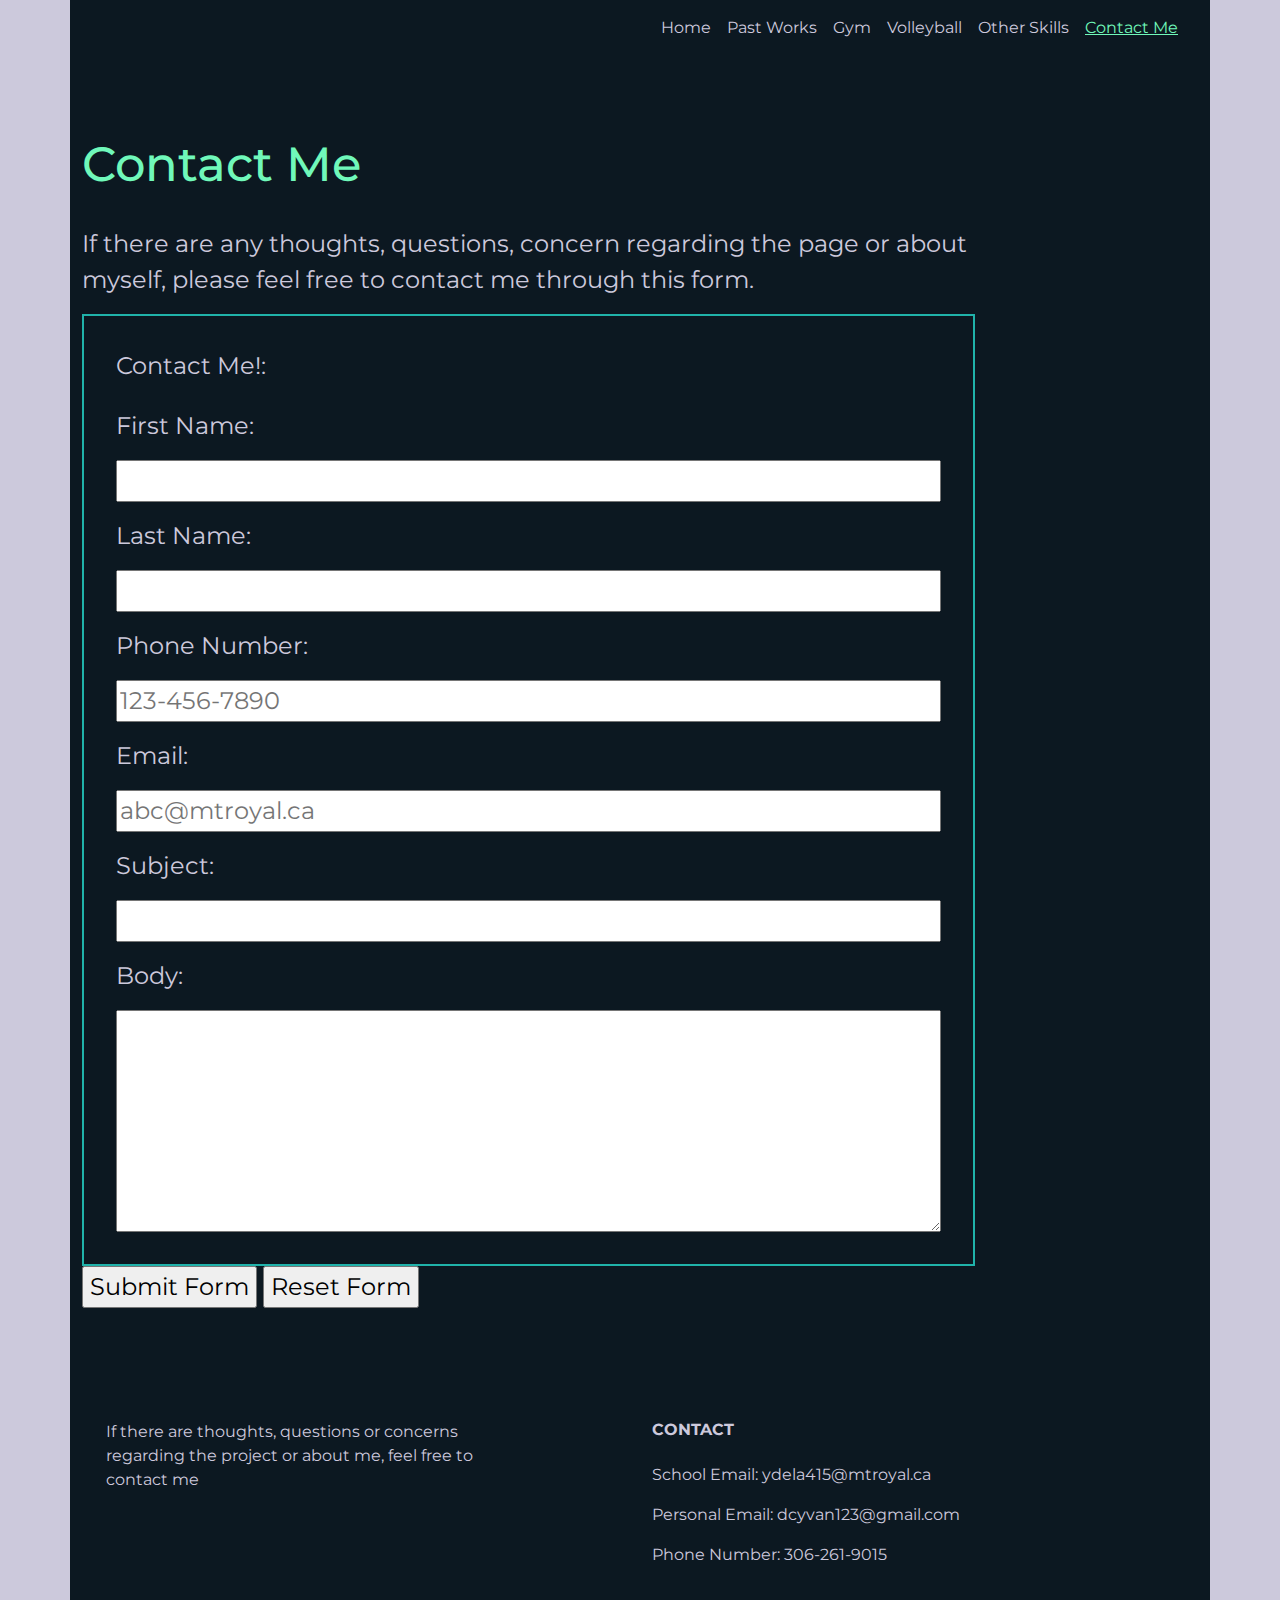
<file: contact.html>
<!DOCTYPE html>
<html lang="en">


<head>
    <meta charset="UTF-8">
    <meta name="viewport" content="width=device-width, initial-scale=1.0">
    <meta name="author" content="Yvan Dela Cruz">
    <meta name="description" content="Form to contact the author">



    <!--Bootstrap link-->
    <link href="https://cdn.jsdelivr.net/npm/bootstrap@5.3.3/dist/css/bootstrap.min.css" rel="stylesheet"
        integrity="sha384-QWTKZyjpPEjISv5WaRU9OFeRpok6YctnYmDr5pNlyT2bRjXh0JMhjY6hW+ALEwIH" crossorigin="anonymous">

    <!-- Stylesheets -->
    <link rel="stylesheet" href="css/normalize.css">
    <link rel="stylesheet" href="css/style.css">
    <link rel="stylesheet" href="css/contactStyle.css">
    <!--Font link-->
    <link rel="preconnect" href="https://fonts.googleapis.com">
    <link rel="preconnect" href="https://fonts.gstatic.com" crossorigin>
    <link href="https://fonts.googleapis.com/css2?family=Montserrat:ital,wght@0,100..900;1,100..900&display=swap"
        rel="stylesheet">

    <title>Assignment 3 | Contact Page</title>


</head>

<body>

    <!-- Navbar -->
    <div class="container">
        <nav class="navbar navbar-expand-lg navbarCustom">
            <div class="container-fluid">
                <!-- Navbar toggle button for mobile -->
                <button class="navbar-toggler" type="button" data-bs-toggle="collapse" data-bs-target="#navbarNav"
                    aria-controls="navbarNav" aria-expanded="false" aria-label="Toggle navigation">
                    <span class="navbar-toggler-icon"></span>
                </button>

                <div class="collapse navbar-collapse justify-content-end" id="navbarNav">
                    <ul class="navbar-nav">
                        <li class="nav-item">
                            <a class="nav-link" href="index.html">Home</a>
                        </li>
                        <li class="nav-item">
                            <a class="nav-link" href="pastWork.html">Past Works</a>
                        </li>
                        <li class="nav-item">
                            <a class="nav-link" href="gym.html">Gym</a>
                        </li>
                        <li class="nav-item">
                            <a class="nav-link" href="vball.html">Volleyball</a>
                        </li>
                        <li class="nav-item">
                            <a class="nav-link" href="hobby.html">Other Skills</a>
                        </li>
                        <li class="nav-item">
                            <a class="nav-link active" href="#">Contact Me</a>
                        </li>
                    </ul>
                </div>
            </div>
        </nav>
        <div class="container descriptionContainer">
            <h1 class="highlight">Contact Me</h1>
            <p class="description">
                If there are any thoughts, questions, concern regarding the page or
                about myself, please feel free to contact me through this form. 
            </p>

            <div class="row">
                <div class="formContainer">
                    <form id="contactInfo" method="post" action="mailto:ydela415@mtroyal.ca">
                        <fieldset>
                            <legend>Contact Me!:</legend>
        
                            <label for="firstName">First Name: </label>
                            <input type="text" size="30" maxlength="35" id="firstName" name="firstName" required>
        
        
                            <label for="lastName">Last Name: </label>
                            <input type="text" size="30" maxlength="35" id="lastName" name="lastName" required>
        
                            <label for="phoneNumber">Phone Number: </label>
                            <input type="tel" pattern="[0-9]{3}[0-9]{3}[0-9]{4}" id="phoneNumber" name="phoneNumber"
                                placeholder="123-456-7890" required>
        
                            <label for="email">Email: </label>
                            <input type="email" pattern="[a-z0-9._%+\-]+@mtroyal\.ca$" id="email" name="email"
                                placeholder="abc@mtroyal.ca" required>
        
        
                            <label for="subject">Subject: </label>
                            <input type="text" id="subject" name="subject" size="50" maxlength="75" required>
        
                            <label for="body">Body: </label>
                            <textarea id="body" name="body" cols="50" rows="6" required></textarea>
        
                        </fieldset>
                        <input type="submit" value="Submit Form">
                        <input type="reset" value="Reset Form">
        
                    </form>
        
                </div>
            </div>

        </div>

        <!-- Footer -->
        <footer class="footerContainer">
            <section>
                <div class="container text-center text-md-start mt-5 p-4">
                    <div class="row mt-3">
                        <div class="col-6 mx-auto mb-4">
                            <p>
                                If there are thoughts, questions or concerns regarding the project
                                or about me, feel free to contact me
                            </p>
                        </div>

                        <div class="col-6 mb-4">
                            <h6 class="text-uppercase fw-bold mb-4">Contact</h6>
                            <p> School Email: ydela415@mtroyal.ca </p>
                            <p> Personal Email: dcyvan123@gmail.com </p>
                            <p> Phone Number: 306-261-9015</p>
                        </div>

                    </div>

                </div>
            </section>
        </footer>
    </div>
















    <script src="https://cdn.jsdelivr.net/npm/bootstrap@5.3.3/dist/js/bootstrap.bundle.min.js"
        integrity="sha384-YvpcrYf0tY3lHB60NNkmXc5s9fDVZLESaAA55NDzOxhy9GkcIdslK1eN7N6jIeHz"
        crossorigin="anonymous"></script>
</body>


</html>
</file>
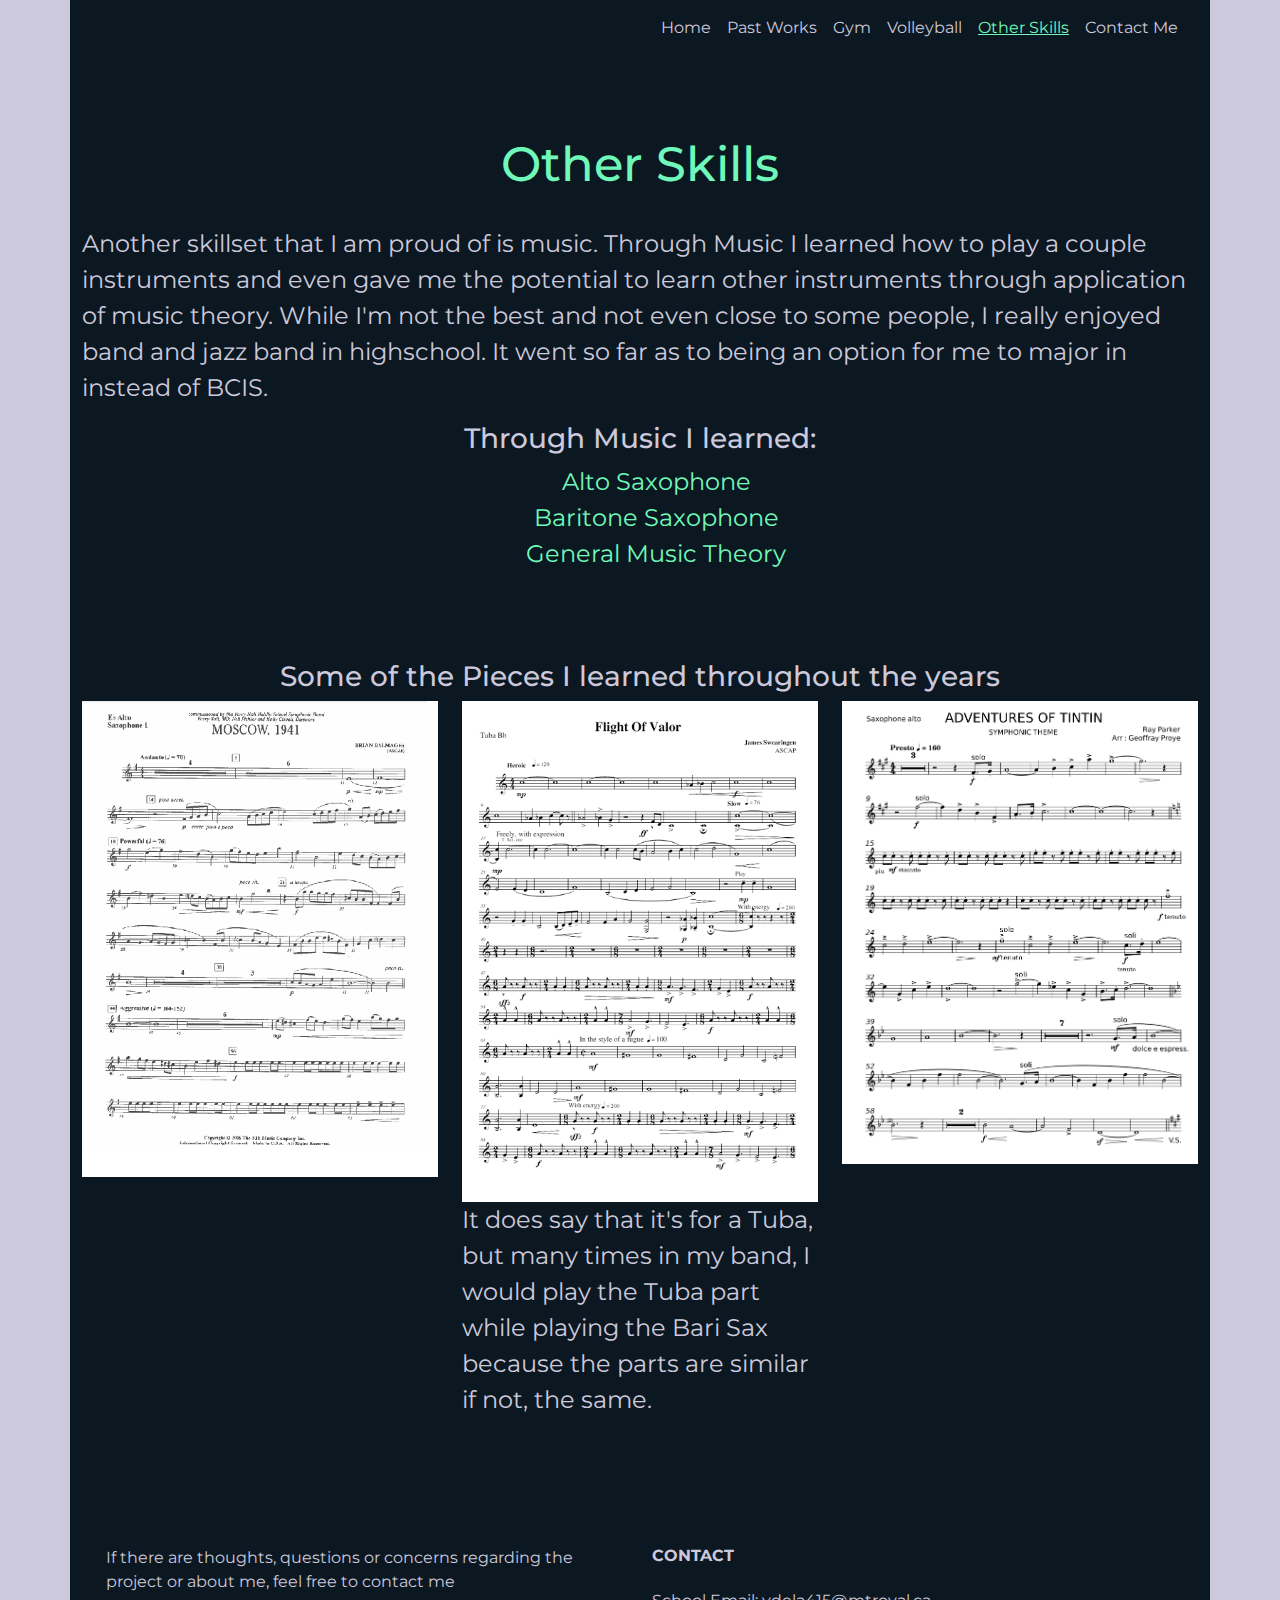
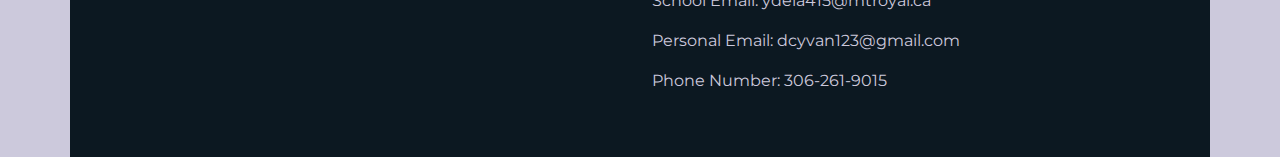
<file: hobby.html>
<!DOCTYPE html>
<html lang="en">


<head>
    <meta charset="UTF-8">
    <meta name="viewport" content="width=device-width, initial-scale=1.0">
    <meta name="author" content="Yvan Dela Cruz">
    <meta name="description" content="Information on music as a hobby and skills gained from music">



    <!--Bootstrap link-->
    <link href="https://cdn.jsdelivr.net/npm/bootstrap@5.3.3/dist/css/bootstrap.min.css" rel="stylesheet"
        integrity="sha384-QWTKZyjpPEjISv5WaRU9OFeRpok6YctnYmDr5pNlyT2bRjXh0JMhjY6hW+ALEwIH" crossorigin="anonymous">

    <!-- Stylesheets -->
    <link rel="stylesheet" href="css/normalize.css">
    <link rel="stylesheet" href="css/style.css">
    <link rel="stylesheet" href="css/hobbyStyle.css">
    <!--Font link-->
    <link rel="preconnect" href="https://fonts.googleapis.com">
    <link rel="preconnect" href="https://fonts.gstatic.com" crossorigin>
    <link href="https://fonts.googleapis.com/css2?family=Montserrat:ital,wght@0,100..900;1,100..900&display=swap"
        rel="stylesheet">

    <title>Assignment 3 | Hobbies</title>


</head>

<body>

    <!-- Navbar -->
    <div class="container">
        <nav class="navbar navbar-expand-lg navbarCustom">
            <div class="container-fluid">
                <!-- Navbar toggle button for mobile -->
                <button class="navbar-toggler" type="button" data-bs-toggle="collapse" data-bs-target="#navbarNav"
                    aria-controls="navbarNav" aria-expanded="false" aria-label="Toggle navigation">
                    <span class="navbar-toggler-icon"></span>
                </button>

                <div class="collapse navbar-collapse justify-content-end" id="navbarNav">
                    <ul class="navbar-nav">
                        <li class="nav-item">
                            <a class="nav-link" href="index.html">Home</a>
                        </li>
                        <li class="nav-item">
                            <a class="nav-link" href="pastWork.html">Past Works</a>
                        </li>
                        <li class="nav-item">
                            <a class="nav-link" href="gym.html">Gym</a>
                        </li>
                        <li class="nav-item">
                            <a class="nav-link" href="vball.html">Volleyball</a>
                        </li>
                        <li class="nav-item">
                            <a class="nav-link active" href="#">Other Skills</a>
                        </li>
                        <li class="nav-item">
                            <a class="nav-link" href="contact.html">Contact Me</a>
                        </li>
                    </ul>
                </div>
            </div>
        </nav>

        <div class="container descriptionContainer">
            <h1 class="highlight">
                Other Skills
            </h1>
            <p class="description">
                Another skillset that I am proud of is music. Through Music I learned
                how to play a couple instruments and even gave me the potential to learn
                other instruments through application of music theory. While I'm not the best
                and not even close to some people, I really enjoyed band and jazz band in highschool.
                It went so far as to being an option for me to major in instead of BCIS.

            </p>
            <h3>Through Music I learned: </h3>
            <ul class="highlight">
                <li>Alto Saxophone</li>
                <li>Baritone Saxophone</li>
                <li>General Music Theory</li>
            </ul>

        </div>

        <div class="container descriptionContainer">
            <h3>Some of the Pieces I learned throughout the years</h3>
            <div class="row">
                <div class="col-lg-4 col-md-12">
                    <img src="rsc/moscow.png" alt="music sheet of Moscow by Brian Balmages">
                </div>

                <div class="col-lg-4">
                    <img src="rsc/flightofValor.png" alt="music sheet of Flight of Valor by James Swearingan">
                <p>
                    It does say that it's for a Tuba, but many times in my band, I would
                    play the Tuba part while playing the Bari Sax because the parts are similar if 
                    not, the same. 
                </p>
                </div>

                <div class="col-lg-4">
                    <img src="rsc/adventuresoftintin.png"
                        alt="music sheet of Adventures of Tin Tin by Ray Parker. Arranged by Geoffray Proye">
                </div>
            </div>

        </div>


        <!-- Footer -->
        <footer class="footerContainer">
            <section>
                <div class="container text-center text-md-start mt-5 p-4">
                    <div class="row mt-3">
                        <div class="col-6 mx-auto mb-4">
                            <p>
                                If there are thoughts, questions or concerns regarding the project
                                or about me, feel free to contact me
                            </p>
                        </div>

                        <div class="col-6 mb-4">
                            <h6 class="text-uppercase fw-bold mb-4">Contact</h6>
                            <p> School Email: ydela415@mtroyal.ca </p>
                            <p> Personal Email: dcyvan123@gmail.com </p>
                            <p> Phone Number: 306-261-9015</p>
                        </div>

                    </div>

                </div>
            </section>
        </footer>
    </div>
















    <script src="https://cdn.jsdelivr.net/npm/bootstrap@5.3.3/dist/js/bootstrap.bundle.min.js"
        integrity="sha384-YvpcrYf0tY3lHB60NNkmXc5s9fDVZLESaAA55NDzOxhy9GkcIdslK1eN7N6jIeHz"
        crossorigin="anonymous"></script>
</body>


</html>
</file>
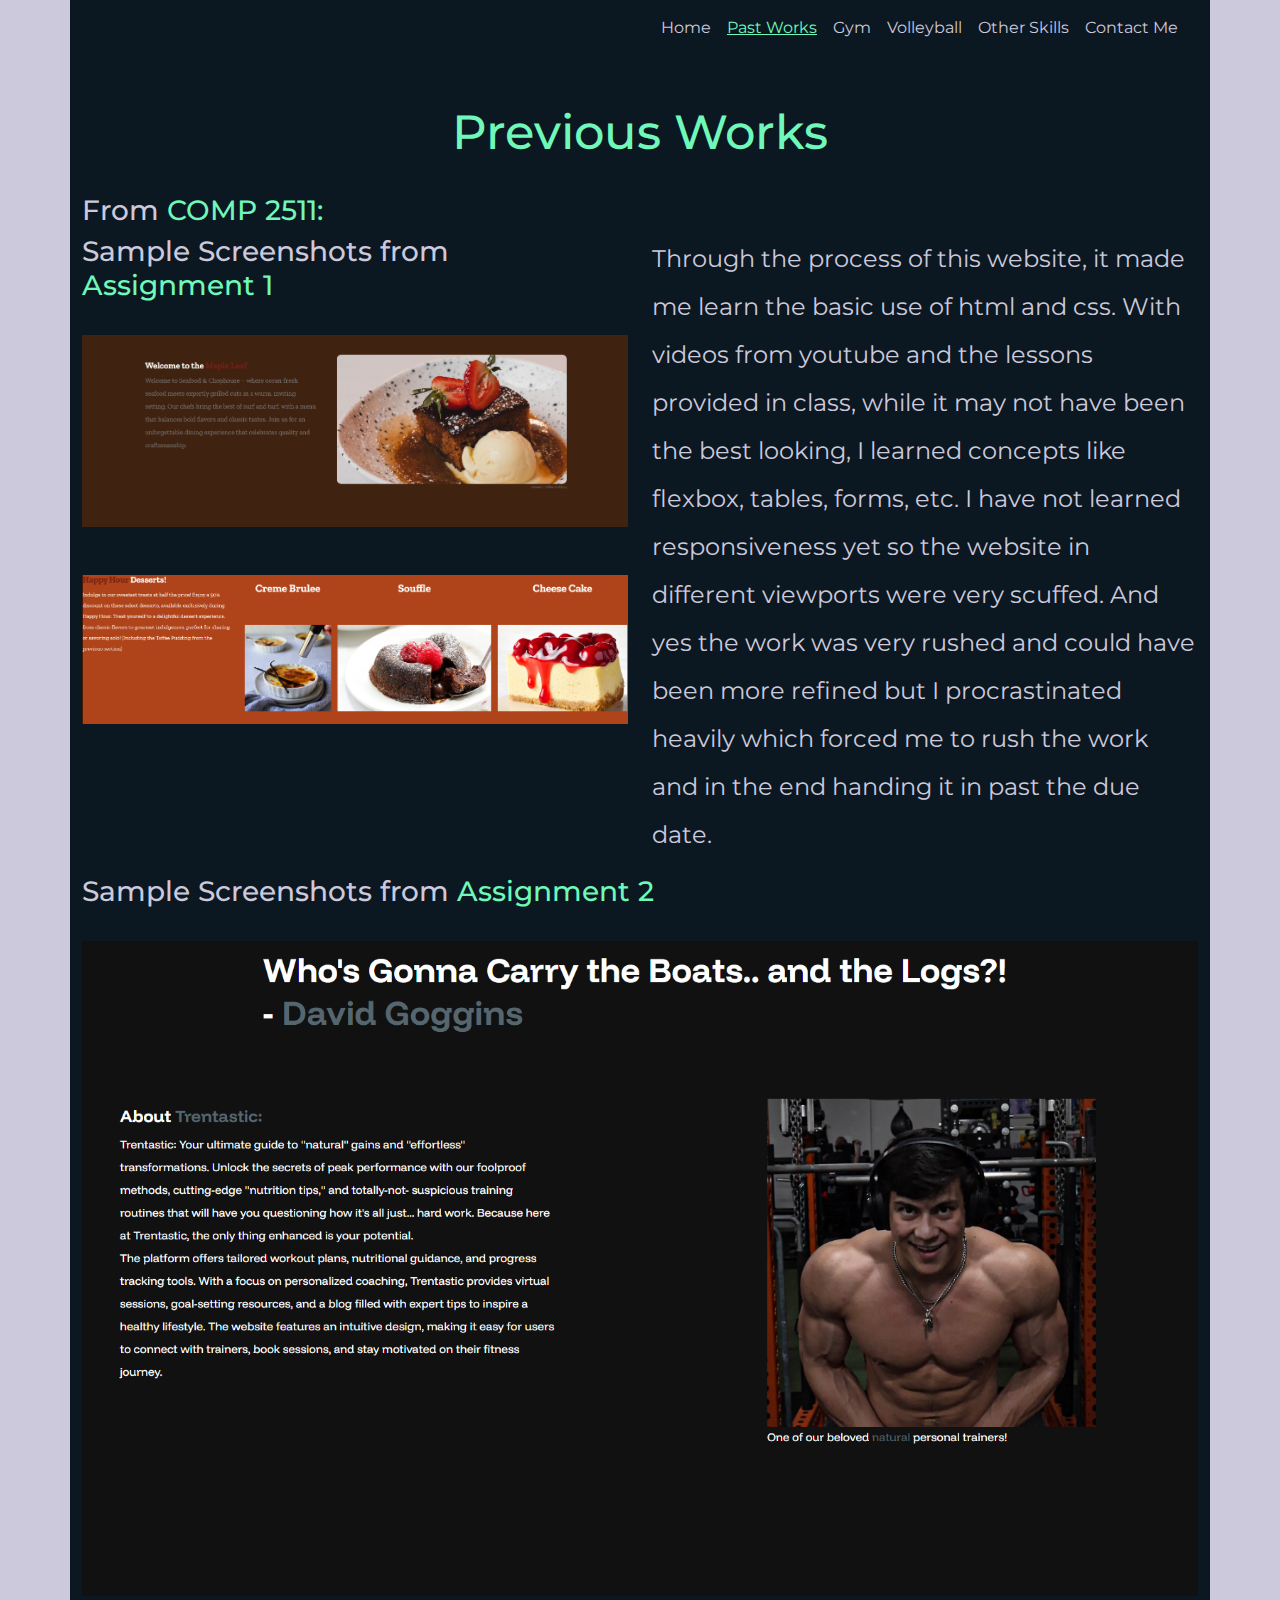
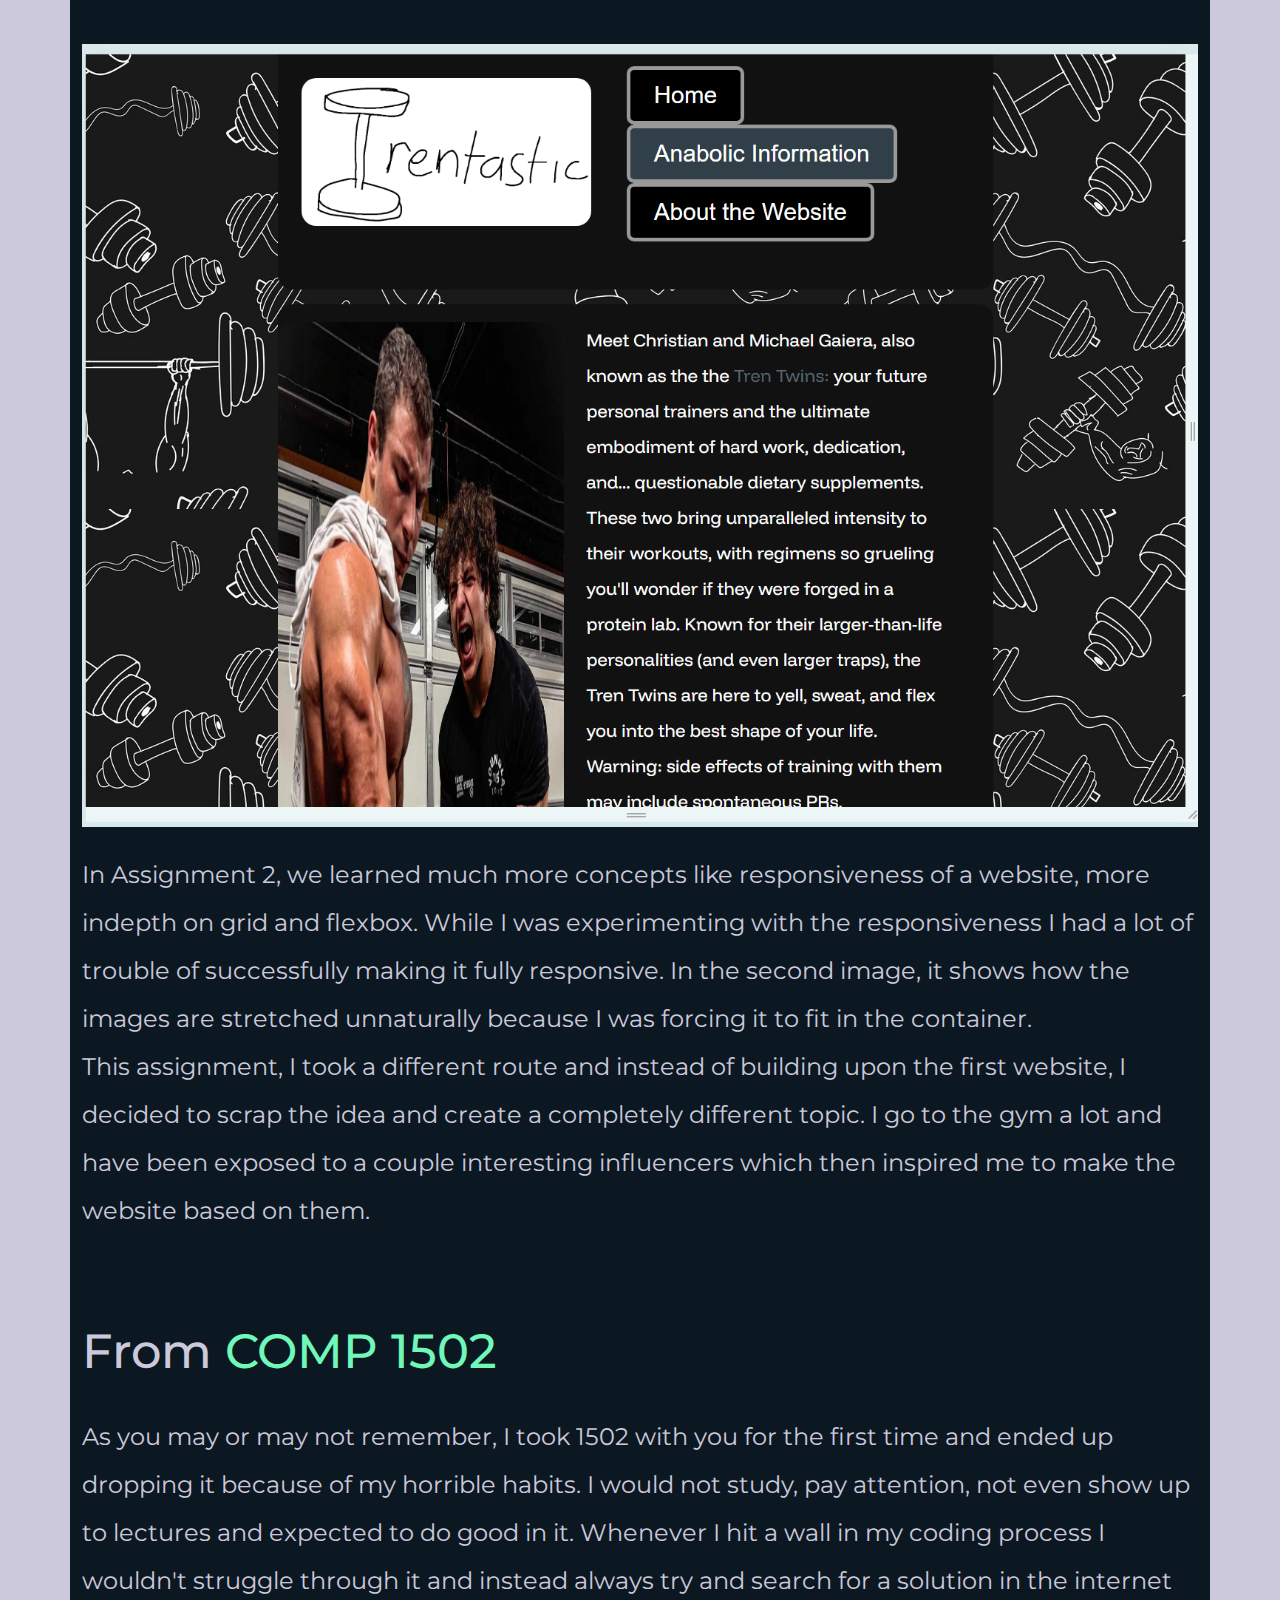
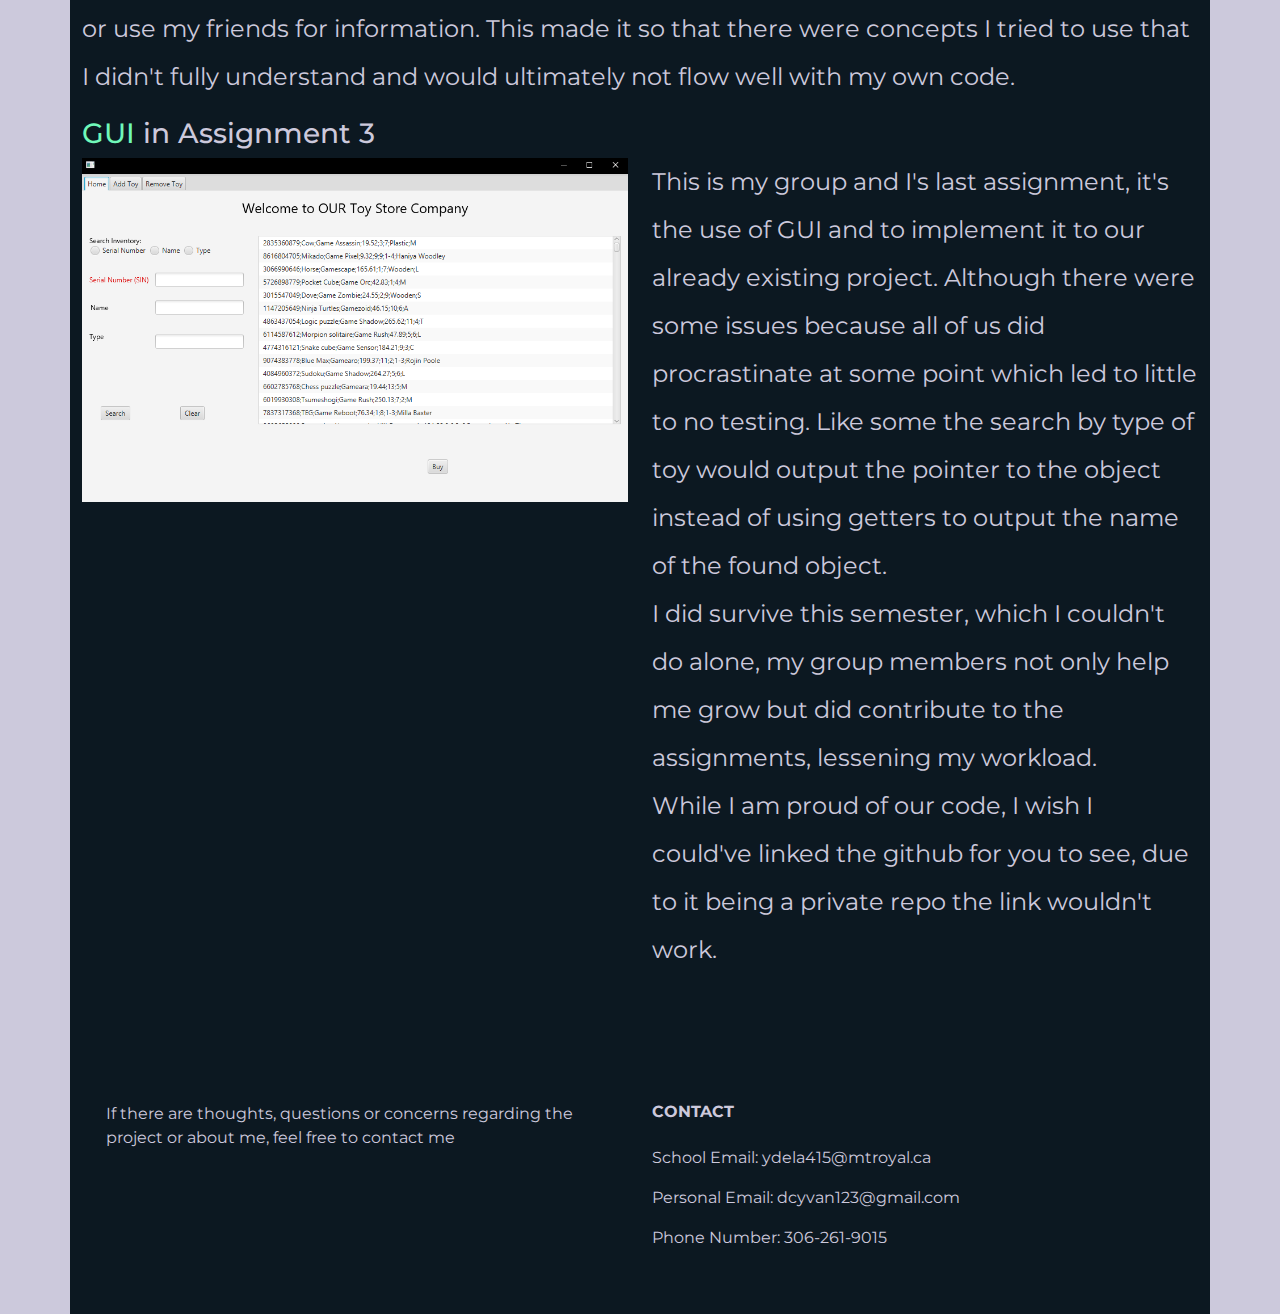
<file: pastWork.html>
<!DOCTYPE html>
<html lang="en">


<head>
    <meta charset="UTF-8">
    <meta name="viewport" content="width=device-width, initial-scale=1.0">
    <meta name="author" content="Yvan Dela Cruz">
    <meta name="description" content="Previous coding projects">



    <!--Bootstrap link-->
    <link href="https://cdn.jsdelivr.net/npm/bootstrap@5.3.3/dist/css/bootstrap.min.css" rel="stylesheet"
        integrity="sha384-QWTKZyjpPEjISv5WaRU9OFeRpok6YctnYmDr5pNlyT2bRjXh0JMhjY6hW+ALEwIH" crossorigin="anonymous">

    <!-- Stylesheets -->
    <link rel="stylesheet" href="css/normalize.css">
    <link rel="stylesheet" href="css/style.css">
    <link rel="stylesheet" href="css/pastWorkStyle.css">
    <!--Font link-->
    <link rel="preconnect" href="https://fonts.googleapis.com">
    <link rel="preconnect" href="https://fonts.gstatic.com" crossorigin>
    <link href="https://fonts.googleapis.com/css2?family=Montserrat:ital,wght@0,100..900;1,100..900&display=swap"
        rel="stylesheet">

    <title>Assignment 3 | Past Works</title>


</head>

<body>

    <!-- Navbar -->
    <div class="container">
        <nav class="navbar navbar-expand-lg navbarCustom">
            <div class="container-fluid">
                <!-- Navbar toggle button for mobile -->
                <button class="navbar-toggler" type="button" data-bs-toggle="collapse" data-bs-target="#navbarNav"
                    aria-controls="navbarNav" aria-expanded="false" aria-label="Toggle navigation">
                    <span class="navbar-toggler-icon"></span>
                </button>

                <div class="collapse navbar-collapse justify-content-end" id="navbarNav">
                    <ul class="navbar-nav">
                        <li class="nav-item">
                            <a class="nav-link" href="index.html">Home</a>
                        </li>
                        <li class="nav-item">
                            <a class="nav-link active" href="#">Past Works</a>
                        </li>
                        <li class="nav-item">
                            <a class="nav-link" href="gym.html">Gym</a>
                        </li>
                        <li class="nav-item">
                            <a class="nav-link" href="vball.html">Volleyball</a>
                        </li>
                        <li class="nav-item">
                            <a class="nav-link" href="hobby.html">Other Skills</a>
                        </li>
                        <li class="nav-item">
                            <a class="nav-link" href="contact.html">Contact Me</a>
                        </li>
                    </ul>
                </div>
            </div>
        </nav>

        <div class="container-fluid descriptionContainer">
            <div class="row">
                <h1 class="text-center"><span class="highlight">Previous Works</span></h1>
                <h3>From <span class="highlight">COMP 2511:</span></h3>
                <div class="col-6">
                    <h3>Sample Screenshots from <span class="highlight">Assignment 1</span></h3>
                    <img src="rsc/a1_screenshot_homepage.png" class="mapleLeafImg"
                        alt="Introduction of mock Maple Leaf website">
                    <img src="rsc/a1_screenshot2.png" class="mapleLeafImg"
                        alt="Showcase of three different dessert items of the mock Maple Leaf Website">
                </div>
                <div class="col-lg-6 col-md-12 col-sm-12">
                    <p class="description">
                        Through the process of this website, it made me learn the basic use of html
                        and css. With videos from youtube and the lessons provided in class, while it
                        may not have been the best looking, I learned concepts like flexbox, tables, forms, etc.
                        I have not learned responsiveness yet so the website in different viewports were very
                        scuffed.
                        And yes the work was very rushed and could have been more refined but I procrastinated heavily
                        which
                        forced me to rush the work and in the end handing it in past the due date.
                    </p>
                </div>

            </div>

            <div class="row d-flex justify-content-center">
                <h3>Sample Screenshots from <span class="highlight">Assignment 2</span></h3>
                <img src="rsc/a2_screenshot_togi.png" alt="Introduction of anabolic website from assignment 2"
                    class="img">
                <img src="rsc/a2_screenshot_responsiveness.png"
                    alt="showcase of developer tools on the website from assignment 2" class="img">
            </div>

            <div class="row">
                <p class="description">
                    In Assignment 2, we learned much more concepts like responsiveness of a website,
                    more indepth on grid and flexbox. While I was experimenting with the responsiveness
                    I had a lot of trouble of successfully making it fully responsive. In the second image,
                    it shows how the images are stretched unnaturally because I was forcing it to fit in the
                    container. <br>


                    This assignment, I took a different route and instead of
                    building upon the first website, I decided to scrap the idea and create a completely different
                    topic. I go to the gym a lot and have been exposed to a couple interesting influencers which
                    then inspired me to make the website based on them.
                </p>
            </div>

        </div>

        <div class="container descriptionContainer">
            <div class="row">
                <h1>From <span class="highlight">COMP 1502</span></h1>
                <p class="description">
                    As you may or may not remember, I took 1502 with you for the first time
                    and ended up dropping it because of my horrible habits. I would not study,
                    pay attention, not even show up to lectures and expected to do good in it. Whenever
                    I hit a wall in my coding process I wouldn't struggle through it and instead always 
                    try and search for a solution in the internet or use my friends for information. This made it
                    so that there were concepts I tried to use that I didn't fully understand and would ultimately
                    not flow well with my own code. 
                </p>

                <h3><span class="highlight">GUI</span> in Assignment 3</h3>
                <div class="col-6">
                    <img src="rsc/comp1502_screenshot.png" alt="GUI of Toy Database Project" class="compImg">
                </div>

                <div class="col-lg-6 col-md-12 col-sm-12 ">
                    <p class="description">
                        This is my group and I's last assignment, it's the use of GUI and to 
                        implement it to our already existing project. Although there were some issues
                        because all of us did procrastinate at some point which led to little to no testing.
                        Like some the search by type of toy would output the pointer to the object instead of using 
                        getters to output the name of the found object.  
                        <br> 
                        
                        I did survive this semester, which 
                        I couldn't do alone, my group members not only help me grow but did contribute
                        to the assignments, lessening my workload. <br>

                        While I am proud of our code, I wish I could've linked the github for you to see, 
                        due to it being a private repo the link wouldn't work. 
                    </p>
                    
                </div>
            </div>


        </div>

        <!-- Footer -->
        <footer class="footerContainer">
            <section>
                <div class="container text-center text-md-start mt-5 p-4">
                    <div class="row mt-3">
                        <div class="col-6 mx-auto mb-4">
                            <p>
                                If there are thoughts, questions or concerns regarding the project
                                or about me, feel free to contact me
                            </p>
                        </div>

                        <div class="col-6 mb-4">
                            <h6 class="text-uppercase fw-bold mb-4">Contact</h6>
                            <p> School Email: ydela415@mtroyal.ca </p>
                            <p> Personal Email: dcyvan123@gmail.com </p>
                            <p> Phone Number: 306-261-9015</p>
                        </div>

                    </div>

                </div>
            </section>
        </footer>
    </div>
















    <script src="https://cdn.jsdelivr.net/npm/bootstrap@5.3.3/dist/js/bootstrap.bundle.min.js"
        integrity="sha384-YvpcrYf0tY3lHB60NNkmXc5s9fDVZLESaAA55NDzOxhy9GkcIdslK1eN7N6jIeHz"
        crossorigin="anonymous"></script>
</body>


</html>
</file>
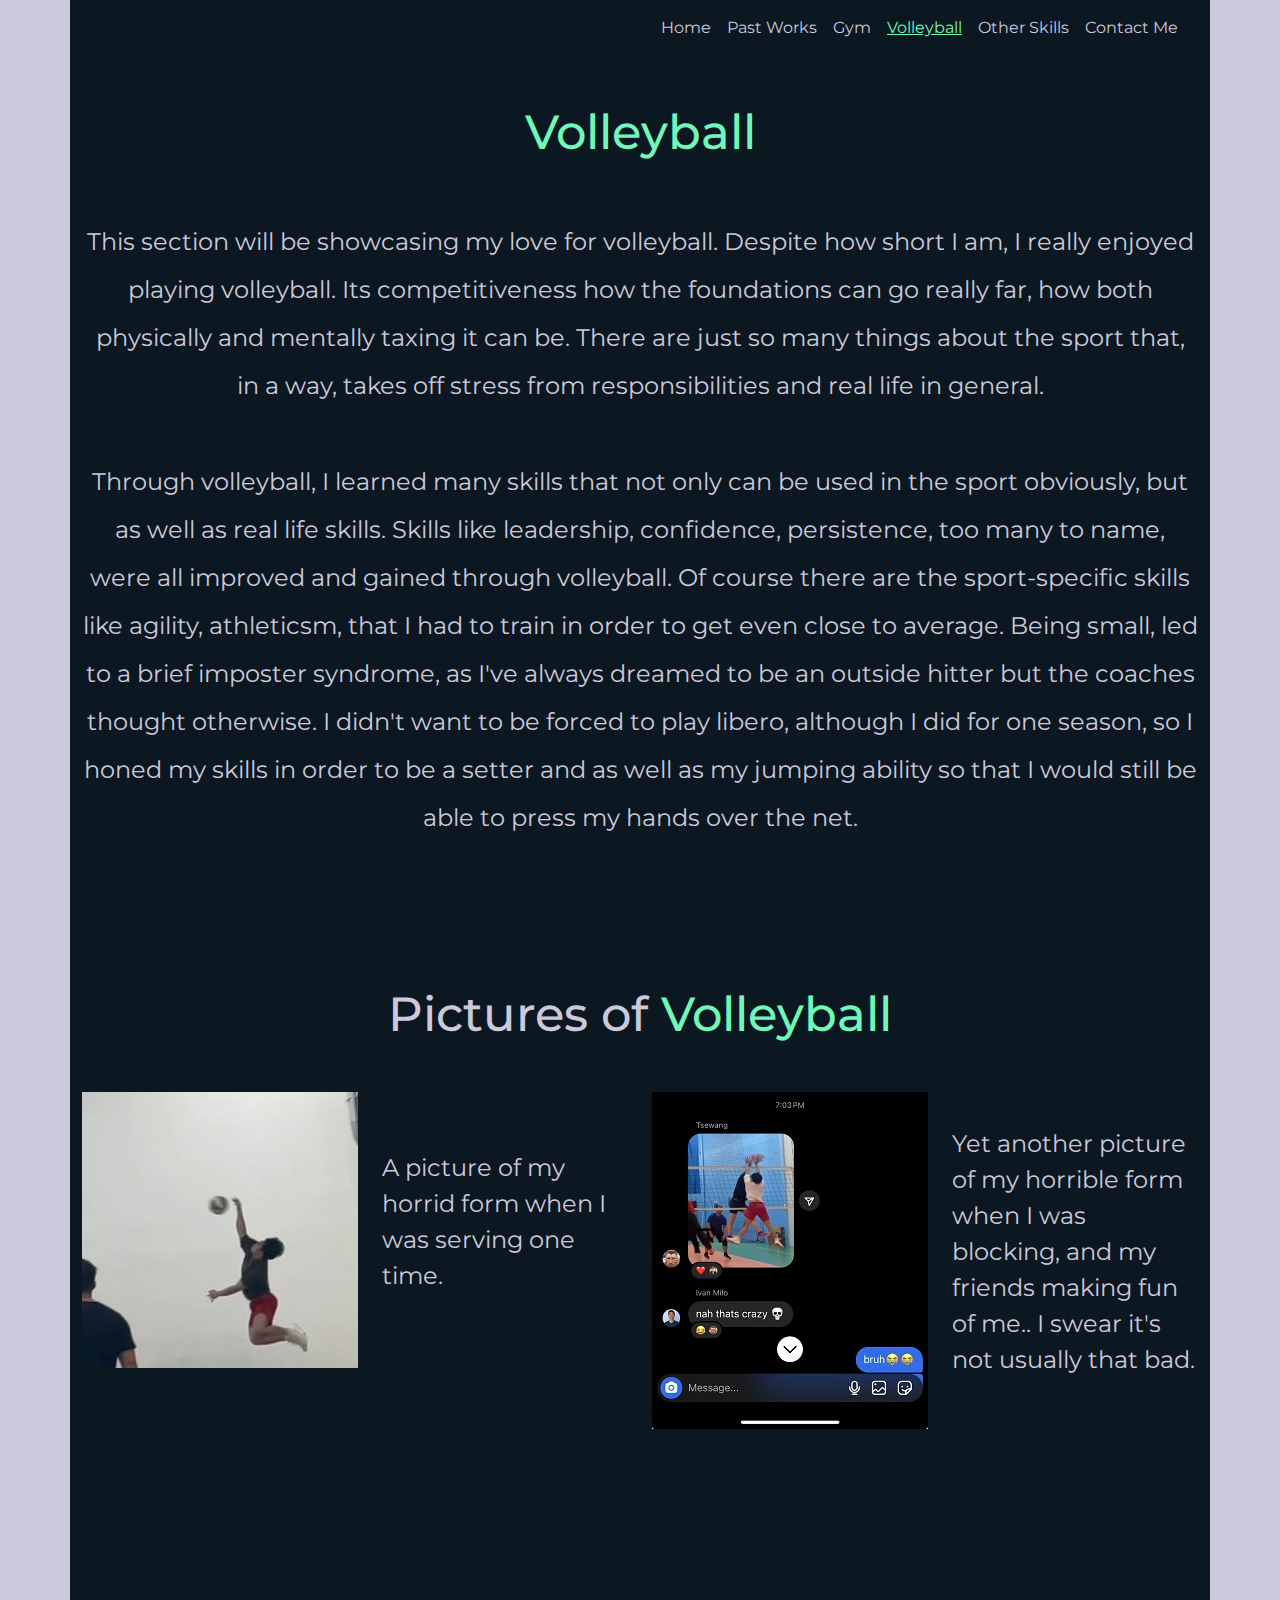
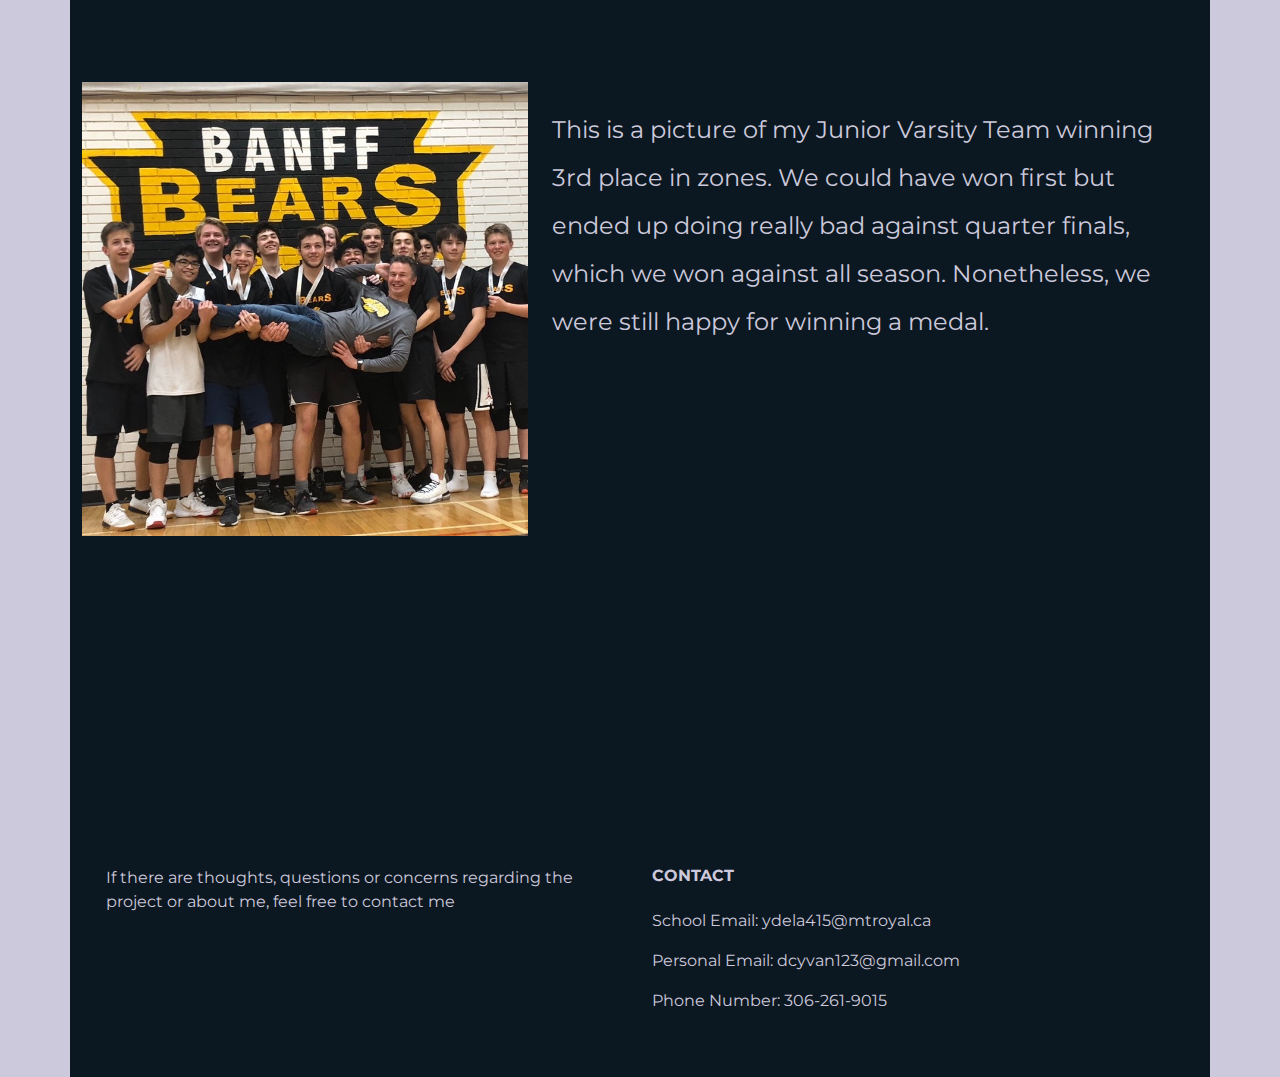
<file: vball.html>
<!DOCTYPE html>
<html lang="en">


<head>
    <meta charset="UTF-8">
    <meta name="viewport" content="width=device-width, initial-scale=1.0">
    <meta name="author" content="Yvan Dela Cruz">
    <meta name="description" content="Love for volleyball and its affect on me">



    <!--Bootstrap link-->
    <link href="https://cdn.jsdelivr.net/npm/bootstrap@5.3.3/dist/css/bootstrap.min.css" rel="stylesheet"
        integrity="sha384-QWTKZyjpPEjISv5WaRU9OFeRpok6YctnYmDr5pNlyT2bRjXh0JMhjY6hW+ALEwIH" crossorigin="anonymous">

    <!-- Stylesheets -->
    <link rel="stylesheet" href="css/normalize.css">
    <link rel="stylesheet" href="css/style.css">
    <link rel="stylesheet" href="css/vballStyle.css">
    <!--Font link-->
    <link rel="preconnect" href="https://fonts.googleapis.com">
    <link rel="preconnect" href="https://fonts.gstatic.com" crossorigin>
    <link href="https://fonts.googleapis.com/css2?family=Montserrat:ital,wght@0,100..900;1,100..900&display=swap"
        rel="stylesheet">

    <title>Assignment 3 | Volleyball</title>


</head>

<body>

    <!-- Navbar -->
    <div class="container">
        <nav class="navbar navbar-expand-lg navbarCustom">
            <div class="container-fluid">
                <!-- Navbar toggle button for mobile -->
                <button class="navbar-toggler" type="button" data-bs-toggle="collapse" data-bs-target="navbarNav"
                    aria-controls="navbarNav" aria-expanded="false" aria-label="Toggle navigation">
                    <span class="navbar-toggler-icon"></span>
                </button>

                <div class="collapse navbar-collapse justify-content-end" id="navbarNav">
                    <ul class="navbar-nav">
                        <li class="nav-item">
                            <a class="nav-link" href="index.html">Home</a>
                        </li>
                        <li class="nav-item">
                            <a class="nav-link" href="pastWork.html">Past Works</a>
                        </li>
                        <li class="nav-item">
                            <a class="nav-link" href="gym.html">Gym</a>
                        </li>
                        <li class="nav-item">
                            <a class="nav-link active" href="#">Volleyball</a>
                        </li>
                        <li class="nav-item">
                            <a class="nav-link" href="hobby.html">Other Skills</a>
                        </li>
                        <li class="nav-item">
                            <a class="nav-link" href="contact.html">Contact Me</a>
                        </li>
                    </ul>
                </div>
            </div>
        </nav>

        <div class="container descriptionContainer">
            <div class="row">
                <h1 class="highlight">
                    Volleyball
                </h1>
            </div>
            
            <div class="row">
                <p class="description">
                    This section will be showcasing my love for volleyball.
                    Despite how short I am, I really enjoyed playing volleyball. Its competitiveness
                    how the foundations can go really far, how both physically and mentally taxing it can 
                    be. There are just so many things about the sport that, in a way, takes off stress
                    from responsibilities and real life in general.  
                </p>

                <p class="description">
                    Through volleyball, I learned many skills that not only can be used in the sport obviously,
                    but as well as real life skills. Skills like leadership, confidence, persistence, too many to name, 
                    were all improved and gained through volleyball. Of course there are the sport-specific skills
                    like agility, athleticsm, that I had to train in order to get even close to average. Being small, 
                    led to a brief imposter syndrome, as I've always dreamed to be an outside hitter but the coaches thought
                    otherwise. I didn't want to be forced to play libero, although I did for one season, so I honed my
                    skills in order to be a setter and as well as my jumping ability so that I would still be able to press
                    my hands over the net. 
                </p>

            </div>

        </div>

        <div class="container descriptionContainer">
            <div class="row">
                <p class="description">
                    <h1>
                       Pictures of <span class="highlight">Volleyball</span>  
                    </h1>
                </p>
            </div>
            <div class="row">
                <div class="col-lg-6">
                    <div class="vballContainer">
                        <img src="rsc/jump_serve_lol.jpg" alt="Yvan Dela Cruz Jump Serve Form">
                        <p>
                            A picture of my horrid form when I was serving one time. 
                        </p>
                    </div>
                </div>

                <div class="col-xl-6 col-lg-12">
                    <div class="vballContainer">
                        <img src="rsc/blocking_lol.jpg" alt="Yvan Dela Cruz blocking volleyball">
                        <p>
                            Yet another picture of my horrible form when I was blocking, and my friends
                            making fun of me.. I swear it's not usually that bad.
                        </p>
                    </div>
                    
                </div>

            </div>
        </div>

        <div class="container descriptionContainer">
            <div class="showcaseVball">
                <img src="rsc/gr10_vball.JPG" alt="Banff Bears Junior Varsity 2019 Volleyball Team">
                <p class="description">
                    This is a picture of my Junior Varsity Team winning 3rd place in zones. 
                    We could have won first but ended up doing really bad against quarter finals,
                    which we won against all season. Nonetheless, we were still happy for winning a medal. 
                </p>

            </div>
        </div>



        <!-- Footer -->
        <footer class="footerContainer">
            <section>
                <div class="container text-center text-md-start mt-5 p-4">
                    <div class="row mt-3">
                        <div class="col-6 mx-auto mb-4">
                            <p>
                                If there are thoughts, questions or concerns regarding the project
                                or about me, feel free to contact me
                            </p>
                        </div>

                        <div class="col-6 mb-4">
                            <h6 class="text-uppercase fw-bold mb-4">Contact</h6>
                            <p> School Email: ydela415@mtroyal.ca </p>
                            <p> Personal Email: dcyvan123@gmail.com </p>
                            <p> Phone Number: 306-261-9015</p>
                        </div>

                    </div>

                </div>
            </section>
        </footer>
    </div>
















    <script src="https://cdn.jsdelivr.net/npm/bootstrap@5.3.3/dist/js/bootstrap.bundle.min.js"
        integrity="sha384-YvpcrYf0tY3lHB60NNkmXc5s9fDVZLESaAA55NDzOxhy9GkcIdslK1eN7N6jIeHz"
        crossorigin="anonymous"></script>
</body>


</html>
</file>
<file: css/style.css>
/*
    Watched some videos on html and css and wanted to try using 
    :root pseudo selector. Seemed more organized especially 
    when using colour palette. 
*/
:root {
    --container-color: #0C1821;
    --primary-color: #CCC9DC;
    --body-fonts: 'Montserrat', 'Franklin Gothic Medium', 'Arial Narrow', Arial, sans-serif;
    --highlight-text: #70F8BA;
    --section-color: #816F68;
}
body {
    font-family: var(--body-fonts);
    background-color: var(--primary-color);
    color: var(--primary-color);
}

.navbarCustom {
    background-color: var(--container-color);
}
.navbarCustom .nav-link {
    color: var(--primary-color);
    border-radius: 5px;
}
.navbarCustom .nav-link.active {
    color: var(--highlight-text);
    text-decoration: underline;
}
.navbarCustom .nav-link:hover {
    background-color: white;
    transform: translateY(-2px);
}
.navbar-toggler {
    background-color: var(--primary-color);
}

.footerContainer {
    background-color: var(--container-color);
}

.container {
    background-color: var(--container-color);
}
.highlight {
    color: var(--highlight-text)
}
.descriptionContainer {
    font-size: 1.5rem;
    padding: 1.5rem 0;
    margin: 1.5rem 0;
    min-height: 80vh;
}

@media (max-width: 796px) {
    .description {
        font-size: 1rem;
    }
    .footerContainer {
        font-size: 0.75rem;
    }
}

@media (max-width: 576px) {
    .description {
        font-size: 0.75rem;
    }
}
</file>
<file: css/contactStyle.css>
p {
    max-width: 80%;
}
.contact {
    display: flex;
    flex-direction: column;
    align-items: center;
    justify-content: center;
    grid-area: contact;
    background-color: #111111;
    border-radius: 20px;
    padding: 50px;
}


fieldset {
    display: flex;
    flex-direction: column;
    gap: 1rem;
    padding: 2rem;
    border: 2px solid lightseagreen;
    max-width: 80%;
}

input[type="submit"]:hover,
input[type="reset"]:hover {
    cursor: pointer;
    background-color: lightseagreen;
    color: white;
}

@media (max-width: 796px) {
    fieldset {
        max-width: fit-content;
    }
    label, 
    input::placeholder,
    input[type="submit"],
    input[type="reset"] {
        font-size: 0.75em;
    }
    p {
        max-width: fit-content;
    }



}

@media (max-width:576px) {
    label, 
    input::placeholder,
    input[type="submit"],
    input[type="reset"]  {
        font-size: 0.5em;
    }


}
</file>
<file: css/hobbyStyle.css>
h1, h3, li{
    text-align: center;
}
li {
    list-style: none;
}
.descriptionContainer {
    min-height: 40vh;
}
img {
    width: 100%;
}


@media (max-width: 796px) {
    li, p {
        font-size: 1rem;
    }
    h1, h3 {
        font-size: 1.25rem;
    }
    img {
        margin: 1rem 0;
    }
}
@media (max-width: 576px) {
    li, p {
        font-size: 0.75rem;
    }
    h1, h3 {
        font-size: 1rem;
    }
}
</file>
<file: css/pastWorkStyle.css>
.mapleLeafImg {
    width: 100%;
    height: auto;
    margin: 1.5rem 0;
}
.description {
    line-height: 2;
}
.img {
    margin: 1.5rem 0;
}
.compImg {
    width: 100%
}
</file>
<file: css/vballStyle.css>
.description {
    line-height: 2;
    margin: 1.5rem 0;
}
.row h1, .row .description {
    text-align: center;
}
.descriptionContianer {
    min-height: 30vh;
}
.vballContainer {
    display: flex;
    gap: 1em;
    align-items: center;
}

.showcaseVball {
    display: flex;
    gap: 1em;
}
.showcaseVball img {
    max-width: 40%;
}


@media (max-width: 796px) {
    .vballContainer {
        flex-direction: column;
    }
    .vballContainer p {
        font-size: 1rem;
    }
    .vballContainer img {
        margin: 1em 0;
    }
    .showcaseVball img {
        max-width: fit-content;
    }
    .showcaseVball {
        flex-direction: column;
    }
}
</file>
